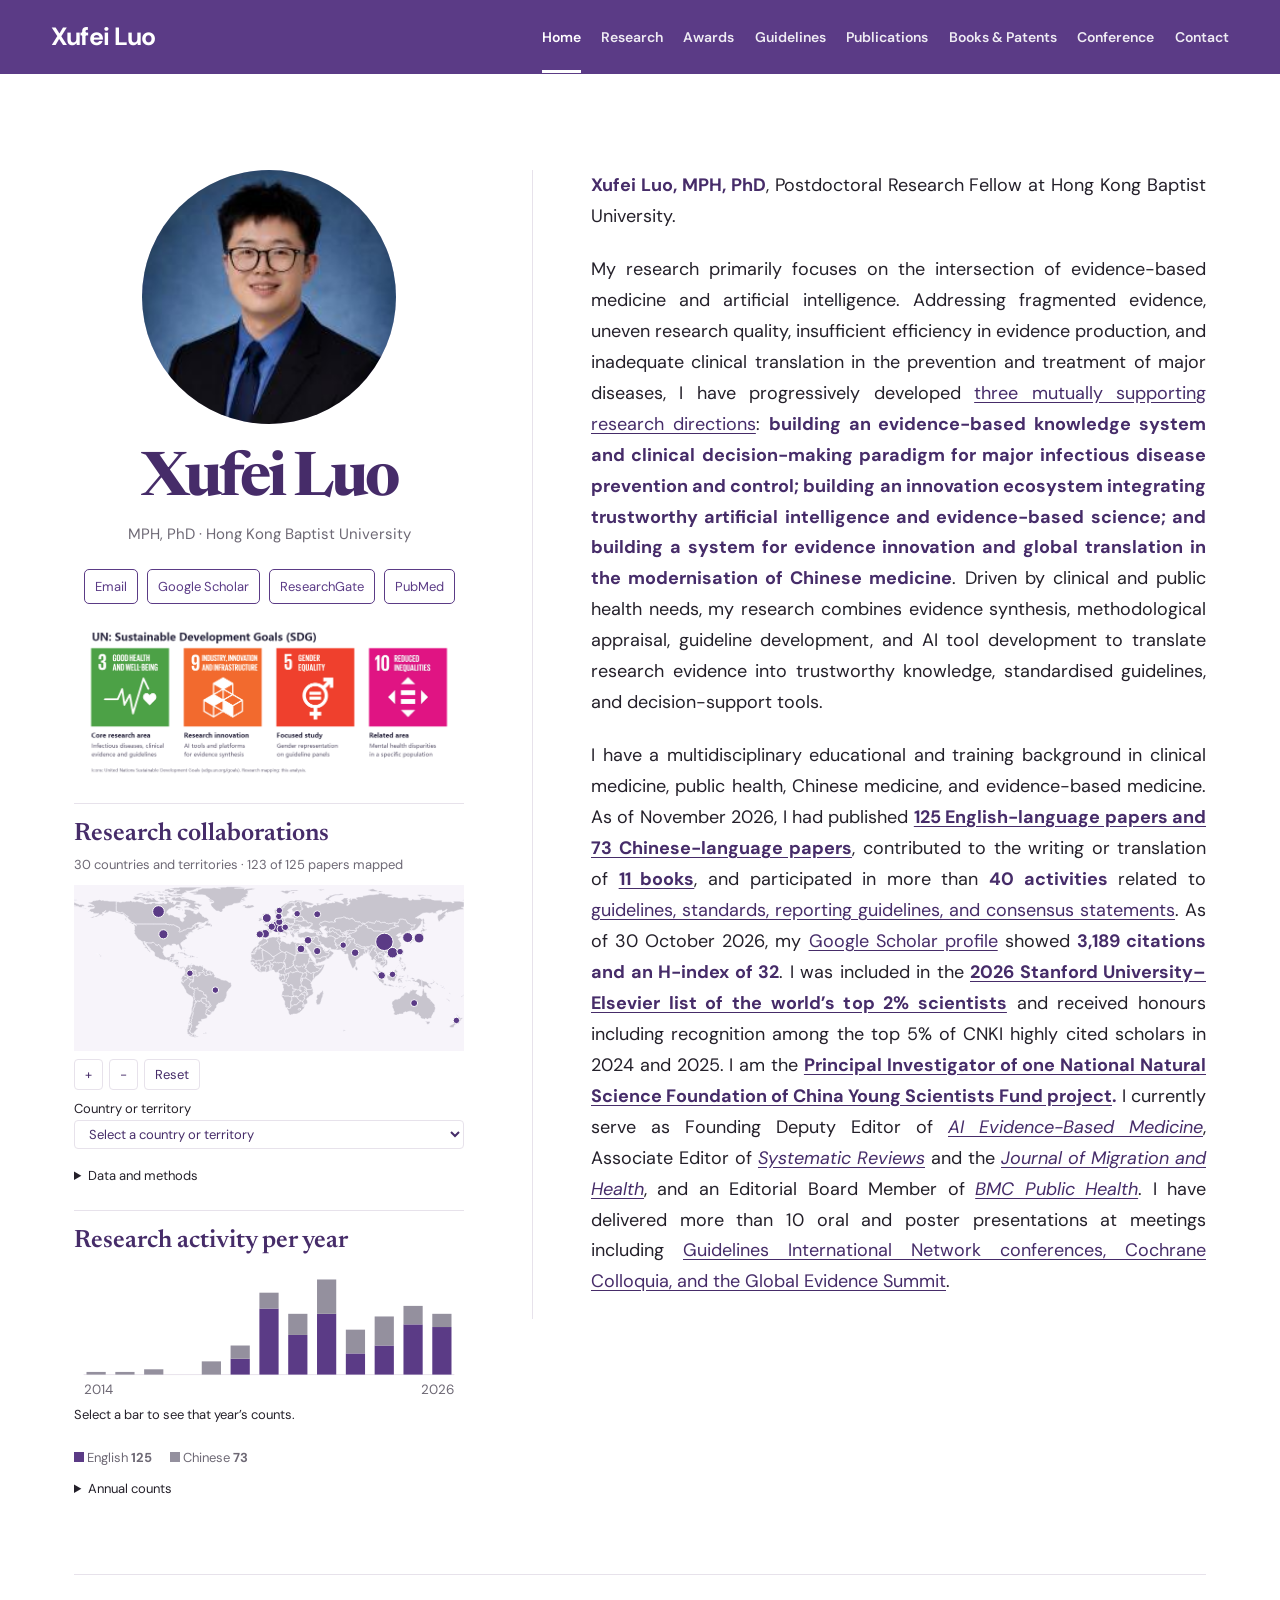
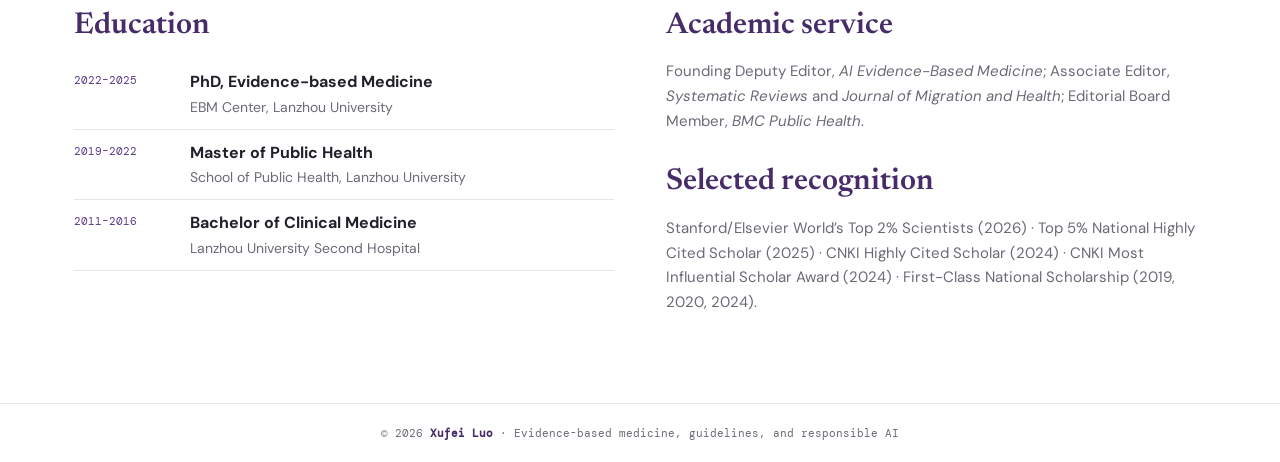
<file: index.html>
<!doctype html>
<html lang="en">
<head>
  <meta charset="utf-8"><meta name="viewport" content="width=device-width,initial-scale=1">
  <meta name="description" content="Xufei Luo — evidence-based medicine, clinical practice guidelines, and responsible AI.">
  <title>Xufei Luo | Evidence-based Medicine</title>
  <link rel="preconnect" href="https://fonts.googleapis.com"><link rel="preconnect" href="https://fonts.gstatic.com" crossorigin>
  <link href="https://fonts.googleapis.com/css2?family=DM+Mono:wght@400;500&family=DM+Sans:opsz,wght@9..40,400;9..40,500;9..40,600;9..40,700&family=Newsreader:opsz,wght@6..72,500;6..72,600&display=swap" rel="stylesheet">
  <link rel="stylesheet" href="styles.css?v=interactive-research-activity">
</head>
<body>
  <a class="skip-link" href="#main">Skip to content</a>
  <header class="site-header">
    <a class="brand" href="index.html">Xufei Luo</a>
    <nav class="site-nav" aria-label="Primary navigation">
      <a href="index.html" aria-current="page">Home</a><a href="research.html">Research</a><a href="awards.html">Awards</a><a href="guidelines.html">Guidelines</a><a href="publications.html">Publications</a><a href="books.html">Books &amp; Patents</a><a href="conference.html">Conference</a><a href="contact.html">Contact</a>
    </nav>
  </header>
  <main id="main" class="page home">
    <div class="home-grid">
      <aside class="profile">
        <figure class="profile-photo"><img src="Image17.jpg" alt="Portrait of Xufei Luo"></figure>
        <h1>Xufei Luo</h1>
        <p class="profile-role">MPH, PhD · Hong Kong Baptist University</p>
        <div class="contact-pills">
          <a href="mailto:xufei_luo@hkbu.edu.hk">Email</a><a href="https://scholar.google.com/citations?user=xqyYWHsAAAAJ&amp;hl=zh-CN&amp;oi=ao" target="_blank" rel="noreferrer">Google Scholar</a><a href="https://www.researchgate.net/profile/Xufei-Luo" target="_blank" rel="noreferrer">ResearchGate</a><a href="https://pubmed.ncbi.nlm.nih.gov/?term=%28%28Xufei+Luo%29+AND+%28Luo+Xufei%29%29+NOT+%2837880103%29&amp;sort=date" target="_blank" rel="noreferrer">PubMed</a>
        </div>
        <figure class="profile-sdg">
          <a href="un-sustainable-development-goals.png" aria-label="View the full-size Sustainable Development Goals graphic">
            <img src="un-sustainable-development-goals.png" width="1600" height="650" loading="lazy" alt="Research areas mapped to UN Sustainable Development Goals: 3 Good Health and Well-being, 9 Industry, Innovation and Infrastructure, 5 Gender Equality, and 10 Reduced Inequalities">
          </a>
        </figure>
        <section class="collaborations" aria-labelledby="collaborations-title">
          <h2 id="collaborations-title">Research collaborations</h2>
          <p id="collaborations-status" aria-live="polite">Loading co-author affiliations…</p>
          <div id="collaborations-controls" hidden>
            <svg id="collaborations-map" viewBox="0 0 720 306" role="group" aria-label="Co-author affiliations on a world map"></svg>
            <div class="collaborations-toolbar" aria-label="Map zoom">
              <button type="button" id="collaborations-zoom-in" aria-label="Zoom in">+</button>
              <button type="button" id="collaborations-zoom-out" aria-label="Zoom out">−</button>
              <button type="button" id="collaborations-reset">Reset</button>
            </div>
            <label for="collaborations-region">Country or territory</label>
            <select id="collaborations-region"></select>
            <div id="collaborations-detail" aria-live="polite"></div>
          </div>
          <details class="collaborations-source">
            <summary>Data and methods</summary>
            <p id="collaborations-method"></p>
            <p>Affiliations: <a href="https://openalex.org/authors/A5057955540">OpenAlex</a> and the <a href="publications.html">English publications list</a>. Basemap: <a href="https://www.naturalearthdata.com/">Natural Earth</a>.</p>
          </details>
          <noscript><p>Enable JavaScript to explore the collaboration map.</p></noscript>
        </section>
        <section class="research-activity" aria-labelledby="research-activity-title">
          <h2 id="research-activity-title">Research activity per year</h2>
          <figure>
            <svg viewBox="0 0 406 138" role="group" aria-labelledby="activity-chart-title" aria-describedby="activity-chart-description">
              <title id="activity-chart-title">Annual publications, 2014 to 2026</title>
              <desc id="activity-chart-description">Stacked bars show English- and Chinese-language publications. Select a year to see its counts.</desc>
              <line class="activity-baseline" x1="10" y1="112" x2="396" y2="112"/>
              <g class="activity-year">
                <title>2014: 1 publications (0 English, 1 Chinese)</title>
                <rect class="activity-chinese" x="13" y="109.25" width="20" height="2.75"/>
              </g>
              <g class="activity-year">
                <title>2015: 1 publications (0 English, 1 Chinese)</title>
                <rect class="activity-chinese" x="43" y="109.25" width="20" height="2.75"/>
              </g>
              <g class="activity-year">
                <title>2016: 2 publications (0 English, 2 Chinese)</title>
                <rect class="activity-chinese" x="73" y="106.5" width="20" height="5.5"/>
              </g>
              <g class="activity-year">
                <title>2017: 0 publications (0 English, 0 Chinese)</title>
              </g>
              <g class="activity-year">
                <title>2018: 5 publications (0 English, 5 Chinese)</title>
                <rect class="activity-chinese" x="133" y="98.25" width="20" height="13.75"/>
              </g>
              <g class="activity-year">
                <title>2019: 11 publications (6 English, 5 Chinese)</title>
                <rect class="activity-english" x="163" y="95.5" width="20" height="16.5"/>
                <rect class="activity-chinese" x="163" y="81.75" width="20" height="13.75"/>
              </g>
              <g class="activity-year">
                <title>2020: 31 publications (25 English, 6 Chinese)</title>
                <rect class="activity-english" x="193" y="43.25" width="20" height="68.75"/>
                <rect class="activity-chinese" x="193" y="26.75" width="20" height="16.5"/>
              </g>
              <g class="activity-year">
                <title>2021: 23 publications (15 English, 8 Chinese)</title>
                <rect class="activity-english" x="223" y="70.75" width="20" height="41.25"/>
                <rect class="activity-chinese" x="223" y="48.75" width="20" height="22"/>
              </g>
              <g class="activity-year">
                <title>2022: 36 publications (23 English, 13 Chinese)</title>
                <rect class="activity-english" x="253" y="48.75" width="20" height="63.25"/>
                <rect class="activity-chinese" x="253" y="13" width="20" height="35.75"/>
              </g>
              <g class="activity-year">
                <title>2023: 17 publications (8 English, 9 Chinese)</title>
                <rect class="activity-english" x="283" y="90" width="20" height="22"/>
                <rect class="activity-chinese" x="283" y="65.25" width="20" height="24.75"/>
              </g>
              <g class="activity-year">
                <title>2024: 22 publications (11 English, 11 Chinese)</title>
                <rect class="activity-english" x="313" y="81.75" width="20" height="30.25"/>
                <rect class="activity-chinese" x="313" y="51.5" width="20" height="30.25"/>
              </g>
              <g class="activity-year">
                <title>2025: 26 publications (19 English, 7 Chinese)</title>
                <rect class="activity-english" x="343" y="59.75" width="20" height="52.25"/>
                <rect class="activity-chinese" x="343" y="40.5" width="20" height="19.25"/>
              </g>
              <g class="activity-year">
                <title>2026: 23 publications (18 English, 5 Chinese)</title>
                <rect class="activity-english" x="373" y="62.5" width="20" height="49.5"/>
                <rect class="activity-chinese" x="373" y="48.75" width="20" height="13.75"/>
              </g>
              <text x="10" y="132">2014</text>
              <text x="396" y="132" text-anchor="end">2026</text>
            </svg>
            <p id="activity-selection" class="activity-selection" aria-live="polite">Select a bar to see that year’s counts.</p>
            <figcaption class="activity-legend">
              <span><i class="activity-english" aria-hidden="true"></i> English <strong>125</strong></span>
              <span><i class="activity-chinese" aria-hidden="true"></i> Chinese <strong>73</strong></span>
            </figcaption>
          </figure>
          <details>
            <summary>Annual counts</summary>
            <table>
              <thead><tr><th scope="col">Year</th><th scope="col">English</th><th scope="col">Chinese</th><th scope="col">Total</th></tr></thead>
              <tbody>
                <tr><th scope="row">2014</th><td>0</td><td>1</td><td>1</td></tr>
                <tr><th scope="row">2015</th><td>0</td><td>1</td><td>1</td></tr>
                <tr><th scope="row">2016</th><td>0</td><td>2</td><td>2</td></tr>
                <tr><th scope="row">2017</th><td>0</td><td>0</td><td>0</td></tr>
                <tr><th scope="row">2018</th><td>0</td><td>5</td><td>5</td></tr>
                <tr><th scope="row">2019</th><td>6</td><td>5</td><td>11</td></tr>
                <tr><th scope="row">2020</th><td>25</td><td>6</td><td>31</td></tr>
                <tr><th scope="row">2021</th><td>15</td><td>8</td><td>23</td></tr>
                <tr><th scope="row">2022</th><td>23</td><td>13</td><td>36</td></tr>
                <tr><th scope="row">2023</th><td>8</td><td>9</td><td>17</td></tr>
                <tr><th scope="row">2024</th><td>11</td><td>11</td><td>22</td></tr>
                <tr><th scope="row">2025</th><td>19</td><td>7</td><td>26</td></tr>
                <tr><th scope="row">2026</th><td>18</td><td>5</td><td>23</td></tr>
              </tbody>
            </table>
            <p>Years follow the dates shown in the <a href="publications.html">publications list</a>. The 2026 count reflects the publications listed to date.</p>
          </details>
        </section>
      </aside>
      <section class="home-copy" aria-label="Biography">
        <p><strong>Xufei Luo, MPH, PhD</strong>, Postdoctoral Research Fellow at Hong Kong Baptist University.</p>
        <p>My research primarily focuses on the intersection of evidence-based medicine and artificial intelligence. Addressing fragmented evidence, uneven research quality, insufficient efficiency in evidence production, and inadequate clinical translation in the prevention and treatment of major diseases, I have progressively developed <a href="research.html">three mutually supporting research directions</a>: <strong>building an evidence-based knowledge system and clinical decision-making paradigm for major infectious disease prevention and control; building an innovation ecosystem integrating trustworthy artificial intelligence and evidence-based science; and building a system for evidence innovation and global translation in the modernisation of Chinese medicine</strong>. Driven by clinical and public health needs, my research combines evidence synthesis, methodological appraisal, guideline development, and AI tool development to translate research evidence into trustworthy knowledge, standardised guidelines, and decision-support tools.</p>
        <p>I have a multidisciplinary educational and training background in clinical medicine, public health, Chinese medicine, and evidence-based medicine. As of November 2026, I had published <strong><a href="publications.html">125 English-language papers and 73 Chinese-language papers</a></strong>, contributed to the writing or translation of <strong><a href="books.html">11 books</a></strong>, and participated in more than <strong>40 activities</strong> related to <a href="guidelines.html">guidelines, standards, reporting guidelines, and consensus statements</a>. As of 30 October 2026, my <a href="https://scholar.google.com/citations?user=xqyYWHsAAAAJ&amp;hl=zh-CN&amp;oi=ao">Google Scholar profile</a> showed <strong>3,189 citations and an H-index of 32</strong>. I was included in the <strong><a href="awards.html">2026 Stanford University–Elsevier list of the world’s top 2% scientists</a></strong> and received honours including recognition among the top 5% of CNKI highly cited scholars in 2024 and 2025. I am the <strong><a href="awards.html">Principal Investigator of one National Natural Science Foundation of China Young Scientists Fund project</a>.</strong> I currently serve as Founding Deputy Editor of <em><a href="https://www.ovid.com/jnls/aiebm">AI Evidence-Based Medicine</a></em>, Associate Editor of <em><a href="https://systematicreviewsjournal.biomedcentral.com/">Systematic Reviews</a></em> and the <em><a href="https://www.sciencedirect.com/journal/journal-of-migration-and-health">Journal of Migration and Health</a></em>, and an Editorial Board Member of <em><a href="https://bmcpublichealth.biomedcentral.com/">BMC Public Health</a></em>. I have delivered more than 10 oral and poster presentations at meetings including <a href="conference.html">Guidelines International Network conferences, Cochrane Colloquia, and the Global Evidence Summit</a>.</p>
      </section>
    </div>
    <section class="home-details" aria-label="Background and academic service">
      <div><h2>Education</h2><ol class="timeline"><li><span>2022–2025</span><div><strong>PhD, Evidence-based Medicine</strong><em>EBM Center, Lanzhou University</em></div></li><li><span>2019–2022</span><div><strong>Master of Public Health</strong><em>School of Public Health, Lanzhou University</em></div></li><li><span>2011–2016</span><div><strong>Bachelor of Clinical Medicine</strong><em>Lanzhou University Second Hospital</em></div></li></ol></div>
      <div><h2>Academic service</h2><p class="service-note">Founding Deputy Editor, <em>AI Evidence-Based Medicine</em>; Associate Editor, <em>Systematic Reviews</em> and <em>Journal of Migration and Health</em>; Editorial Board Member, <em>BMC Public Health</em>.</p><h2 style="margin-top:34px">Selected recognition</h2><p class="service-note">Stanford/Elsevier World’s Top 2% Scientists (2026) · Top 5% National Highly Cited Scholar (2025) · CNKI Highly Cited Scholar (2024) · CNKI Most Influential Scholar Award (2024) · First-Class National Scholarship (2019, 2020, 2024).</p></div>
    </section>
  </main>
  <footer>© <span data-year></span> Xufei Luo · Evidence-based medicine, guidelines, and responsible AI</footer>
  <script src="script.js"></script>
  <script src="collaborations.js" defer></script>
  <script src="research-activity.js" defer></script>
</body></html>
</file>
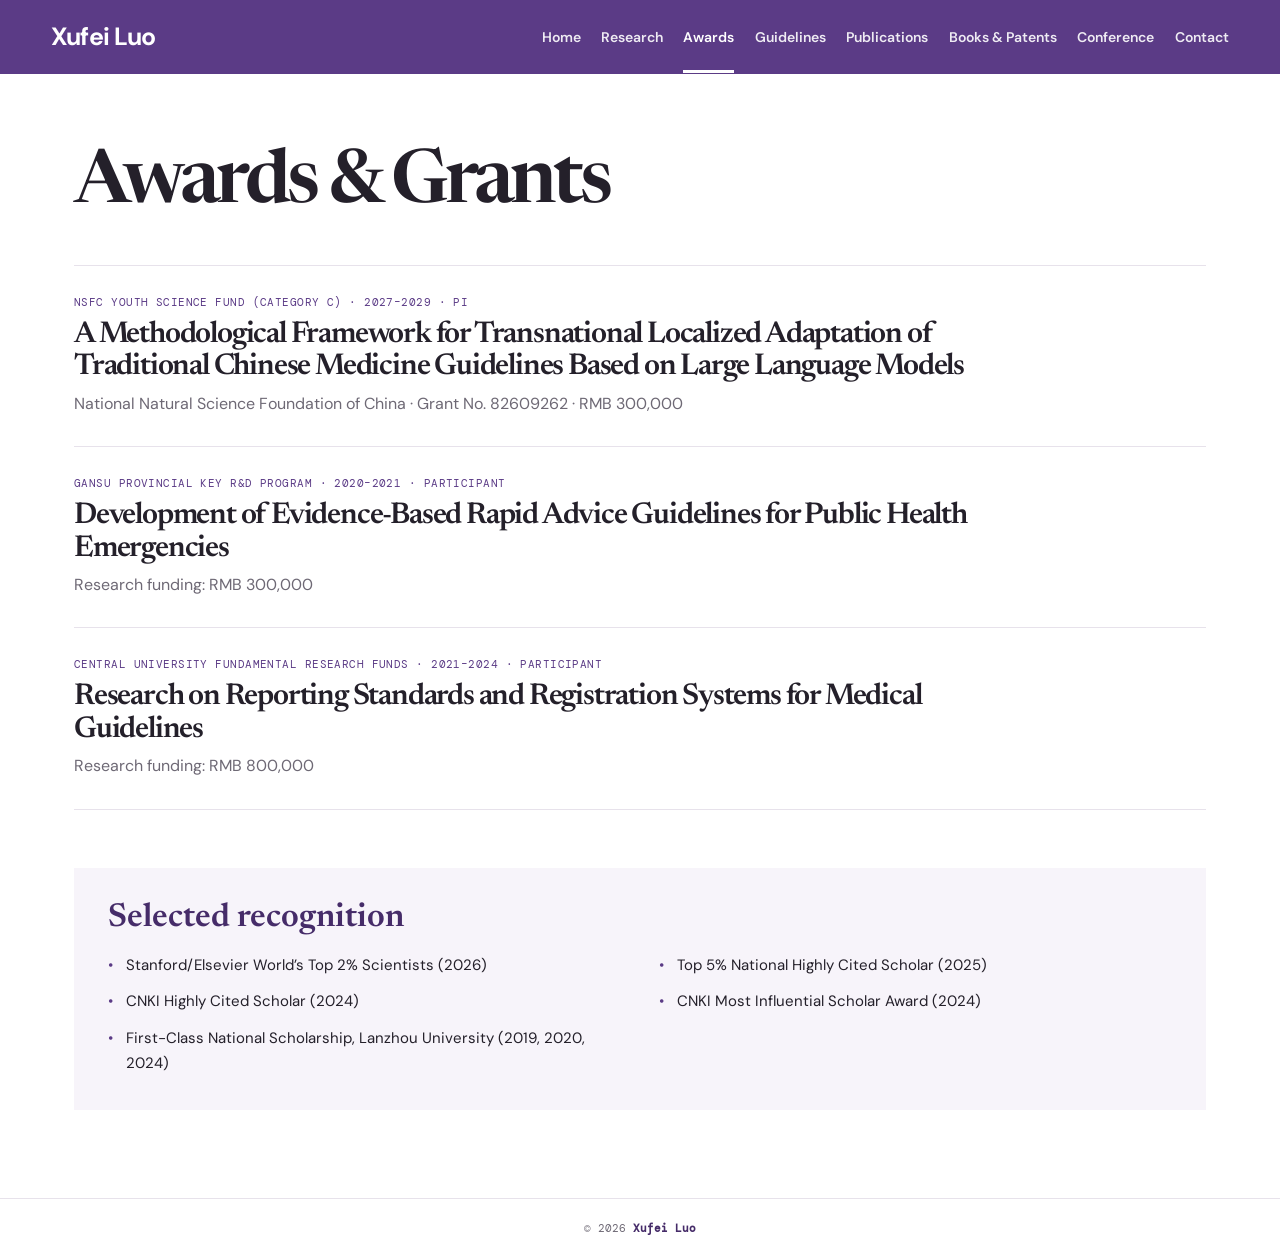
<file: awards.html>
<!doctype html><html lang="en"><head><meta charset="utf-8"><meta name="viewport" content="width=device-width,initial-scale=1"><title>Awards &amp; Grants | Xufei Luo</title><link rel="preconnect" href="https://fonts.googleapis.com"><link rel="preconnect" href="https://fonts.gstatic.com" crossorigin><link href="https://fonts.googleapis.com/css2?family=DM+Mono:wght@400;500&family=DM+Sans:opsz,wght@9..40,400;9..40,500;9..40,600&family=Newsreader:opsz,wght@6..72,500;6..72,600&display=swap" rel="stylesheet"><link rel="stylesheet" href="styles.css"></head><body>
<header class="site-header"><a class="brand" href="index.html">Xufei Luo</a><nav class="site-nav" aria-label="Primary navigation"><a href="index.html">Home</a><a href="research.html">Research</a><a href="awards.html" aria-current="page">Awards</a><a href="guidelines.html">Guidelines</a><a href="publications.html">Publications</a><a href="books.html">Books &amp; Patents</a><a href="conference.html">Conference</a><a href="contact.html">Contact</a></nav></header>
<main class="page"><p class="page-label">Awards &amp; Grants</p><h1 class="page-title">Research funding and recognition.</h1><section class="grant-list"><article class="grant"><p class="grant-meta">NSFC Youth Science Fund (Category C) · 2027–2029 · PI</p><h2>A Methodological Framework for Transnational Localized Adaptation of Traditional Chinese Medicine Guidelines Based on Large Language Models</h2><p>National Natural Science Foundation of China · Grant No. 82609262 · RMB 300,000</p></article><article class="grant"><p class="grant-meta">Gansu Provincial Key R&amp;D Program · 2020–2021 · Participant</p><h2>Development of Evidence-Based Rapid Advice Guidelines for Public Health Emergencies</h2><p>Research funding: RMB 300,000</p></article><article class="grant"><p class="grant-meta">Central University Fundamental Research Funds · 2021–2024 · Participant</p><h2>Research on Reporting Standards and Registration Systems for Medical Guidelines</h2><p>Research funding: RMB 800,000</p></article></section><section class="representative"><h2>Selected recognition</h2><ul><li>Stanford/Elsevier World’s Top 2% Scientists (2026)</li><li>Top 5% National Highly Cited Scholar (2025)</li><li>CNKI Highly Cited Scholar (2024)</li><li>CNKI Most Influential Scholar Award (2024)</li><li>First-Class National Scholarship, Lanzhou University (2019, 2020, 2024)</li></ul></section></main><footer>© <span data-year></span> Xufei Luo</footer><script src="script.js"></script></body></html>
</file>
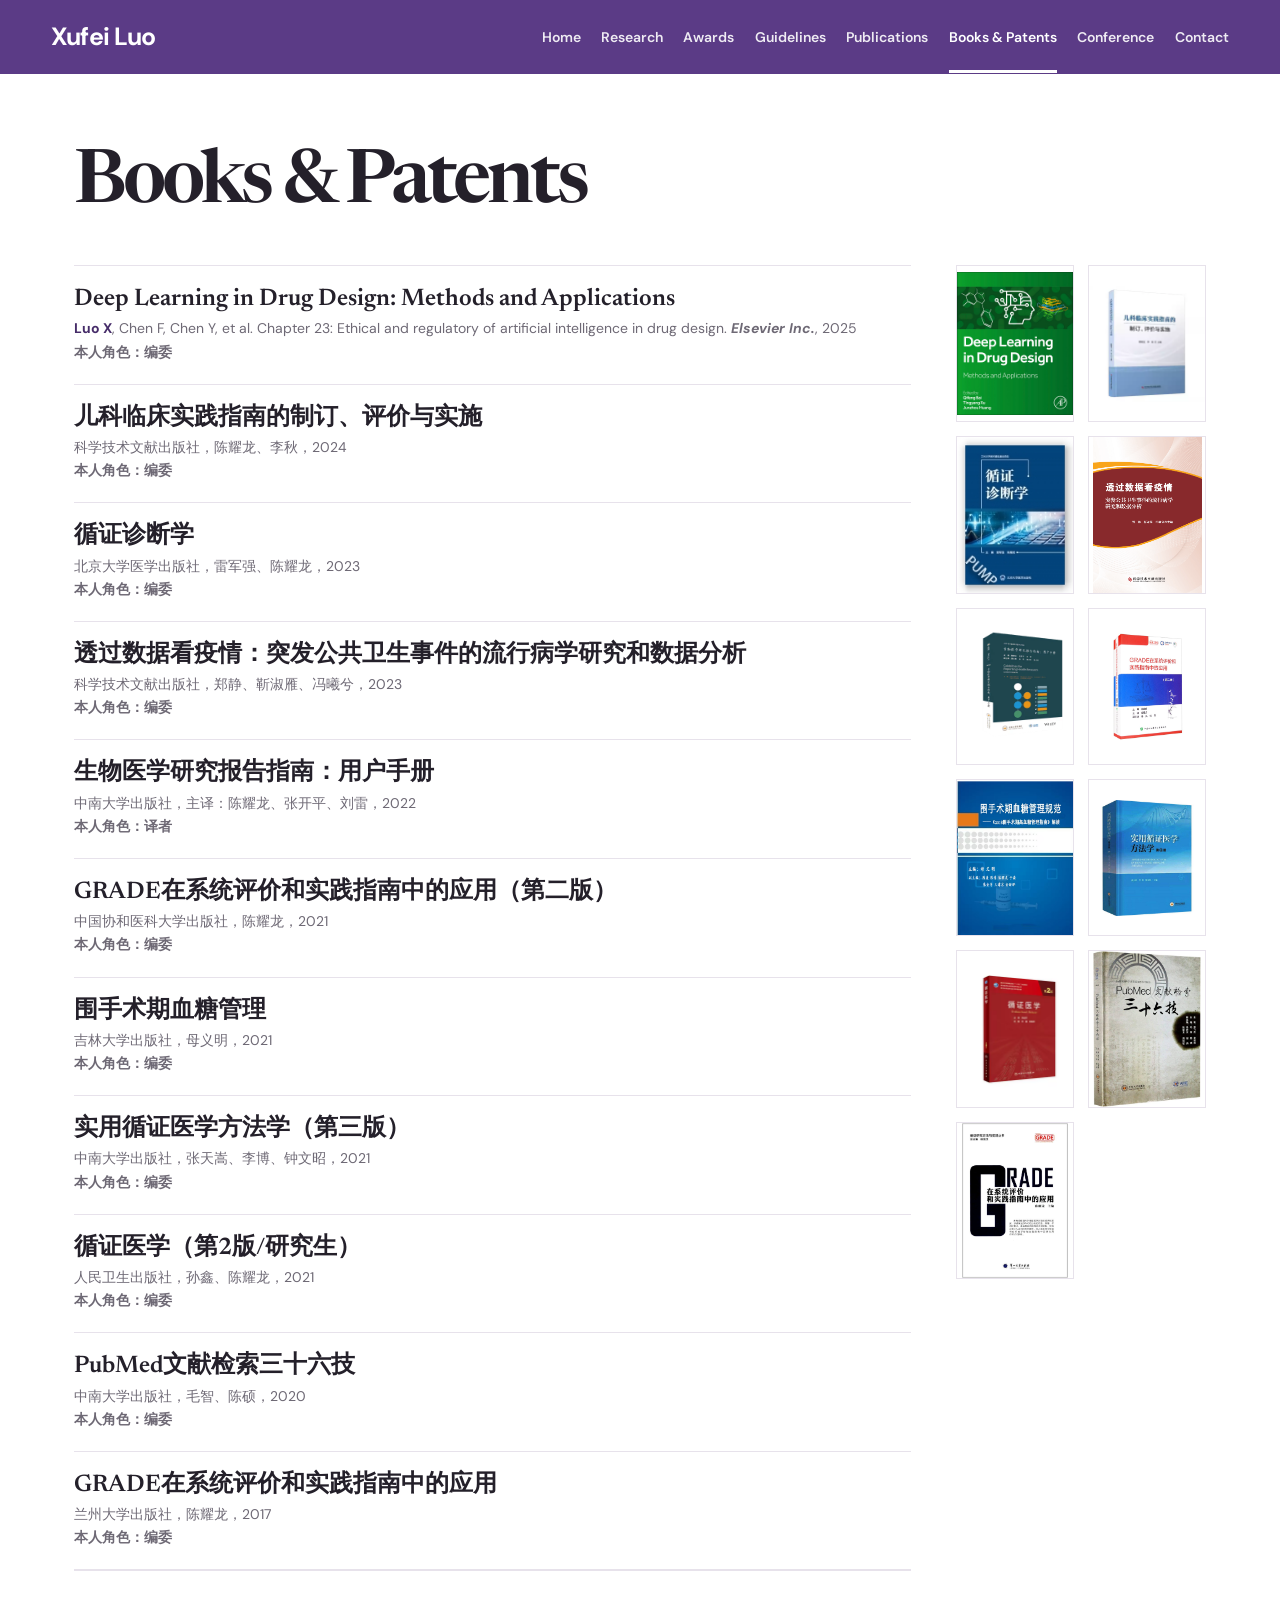
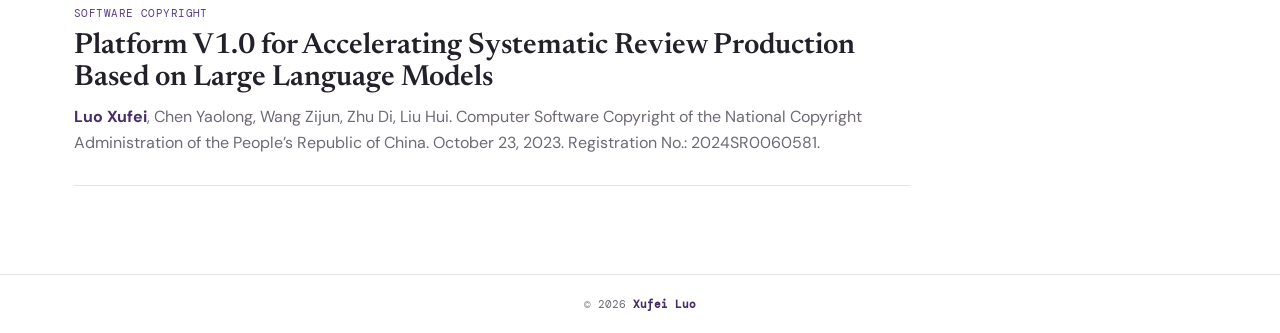
<file: books.html>
<!doctype html><html lang="en"><head><meta charset="utf-8"><meta name="viewport" content="width=device-width,initial-scale=1"><title>Books &amp; Patents | Xufei Luo</title><link rel="preconnect" href="https://fonts.googleapis.com"><link rel="preconnect" href="https://fonts.gstatic.com" crossorigin><link href="https://fonts.googleapis.com/css2?family=DM+Mono:wght@400;500&family=DM+Sans:opsz,wght@9..40,400;9..40,500;9..40,600&family=Newsreader:opsz,wght@6..72,500;6..72,600&display=swap" rel="stylesheet"><link rel="stylesheet" href="styles.css?v=uniform-book-covers"></head><body>
<header class="site-header"><a class="brand" href="index.html">Xufei Luo</a><nav class="site-nav" aria-label="Primary navigation"><a href="index.html">Home</a><a href="research.html">Research</a><a href="awards.html">Awards</a><a href="guidelines.html">Guidelines</a><a href="publications.html">Publications</a><a href="books.html" aria-current="page">Books &amp; Patents</a><a href="conference.html">Conference</a><a href="contact.html">Contact</a></nav></header>
<main class="page"><p class="page-label">Books &amp; Patents</p><h1 class="page-title">Books, translations, and intellectual property.</h1><div class="books-layout"><section>
      <div class="book-list">
        <article>
          <h2>Deep Learning in Drug Design: Methods and Applications</h2>
          <p><strong>Luo X</strong>, Chen F, Chen Y, et al. Chapter 23: Ethical and regulatory of artificial intelligence in drug design. <strong><em>Elsevier Inc.</em></strong>, 2025</p>
          <p lang="zh-Hans"><strong>本人角色：编委</strong></p>
        </article>
        <article lang="zh-Hans">
          <h2>儿科临床实践指南的制订、评价与实施</h2>
          <p>科学技术文献出版社，陈耀龙、李秋，2024</p>
          <p><strong>本人角色：编委</strong></p>
        </article>
        <article lang="zh-Hans">
          <h2>循证诊断学</h2>
          <p>北京大学医学出版社，雷军强、陈耀龙，2023</p>
          <p><strong>本人角色：编委</strong></p>
        </article>
        <article lang="zh-Hans">
          <h2>透过数据看疫情：突发公共卫生事件的流行病学研究和数据分析</h2>
          <p>科学技术文献出版社，郑静、靳淑雁、冯曦兮，2023</p>
          <p><strong>本人角色：编委</strong></p>
        </article>
        <article lang="zh-Hans">
          <h2>生物医学研究报告指南：用户手册</h2>
          <p>中南大学出版社，主译：陈耀龙、张开平、刘雷，2022</p>
          <p><strong>本人角色：译者</strong></p>
        </article>
        <article lang="zh-Hans">
          <h2>GRADE在系统评价和实践指南中的应用（第二版）</h2>
          <p>中国协和医科大学出版社，陈耀龙，2021</p>
          <p><strong>本人角色：编委</strong></p>
        </article>
        <article lang="zh-Hans">
          <h2>围手术期血糖管理</h2>
          <p>吉林大学出版社，母义明，2021</p>
          <p><strong>本人角色：编委</strong></p>
        </article>
        <article lang="zh-Hans">
          <h2>实用循证医学方法学（第三版）</h2>
          <p>中南大学出版社，张天嵩、李博、钟文昭，2021</p>
          <p><strong>本人角色：编委</strong></p>
        </article>
        <article lang="zh-Hans">
          <h2>循证医学（第2版/研究生）</h2>
          <p>人民卫生出版社，孙鑫、陈耀龙，2021</p>
          <p><strong>本人角色：编委</strong></p>
        </article>
        <article lang="zh-Hans">
          <h2>PubMed文献检索三十六技</h2>
          <p>中南大学出版社，毛智、陈硕，2020</p>
          <p><strong>本人角色：编委</strong></p>
        </article>
        <article lang="zh-Hans">
          <h2>GRADE在系统评价和实践指南中的应用</h2>
          <p>兰州大学出版社，陈耀龙，2017</p>
          <p><strong>本人角色：编委</strong></p>
        </article>
      </div>
      <article class="book-record"><span class="badge">Software copyright</span><h2>Platform V1.0 for Accelerating Systematic Review Production Based on Large Language Models</h2><p>Luo Xufei, Chen Yaolong, Wang Zijun, Zhu Di, Liu Hui. Computer Software Copyright of the National Copyright Administration of the People’s Republic of China. October 23, 2023. Registration No.: 2024SR0060581.</p></article></section>
    <aside class="book-cover-grid" aria-label="Book covers">
      <div class="book-cover"><img src="book-covers/deep-learning-in-drug-design.png" width="284" height="350" alt="Deep Learning in Drug Design: Methods and Applications" loading="lazy"></div>
      <div class="book-cover" lang="zh-Hans"><img src="book-covers/paediatric-practice-guidelines.png" width="468" height="468" alt="儿科临床实践指南的制订、评价与实施" loading="lazy"></div>
      <div class="book-cover" lang="zh-Hans"><img src="book-covers/evidence-based-diagnosis.png" width="140" height="188" alt="循证诊断学" loading="lazy"></div>
      <div class="book-cover" lang="zh-Hans"><img src="book-covers/epidemiology-through-data.png" width="852" height="1214" alt="透过数据看疫情：突发公共卫生事件的流行病学研究和数据分析" loading="lazy"></div>
      <div class="book-cover" lang="zh-Hans"><img src="book-covers/guidelines-for-reporting-health-research-cover.png" width="600" height="600" alt="生物医学研究报告指南：用户手册" loading="lazy"></div>
      <div class="book-cover" lang="zh-Hans"><img src="book-covers/grade-second-edition.png" width="1500" height="1500" alt="GRADE在系统评价和实践指南中的应用（第二版）" loading="lazy"></div>
      <div class="book-cover" lang="zh-Hans"><img src="book-covers/perioperative-glucose.png" width="802" height="1064" alt="围手术期血糖管理规范" loading="lazy"></div>
      <div class="book-cover" lang="zh-Hans"><img src="book-covers/applied-ebm-methodology.png" width="800" height="800" alt="实用循证医学方法学（第三版）" loading="lazy"></div>
      <div class="book-cover" lang="zh-Hans"><img src="book-covers/evidence-based-medicine-second-edition.png" width="468" height="468" alt="循证医学（第2版）" loading="lazy"></div>
      <div class="book-cover" lang="zh-Hans"><img src="book-covers/pubmed-search.png" width="700" height="1000" alt="PubMed文献检索三十六技" loading="lazy"></div>
      <div class="book-cover" lang="zh-Hans"><img src="book-covers/grade-first-edition.png" width="683" height="1000" alt="GRADE在系统评价和实践指南中的应用" loading="lazy"></div>
    </aside>
</div></main><footer>© <span data-year></span> Xufei Luo</footer><script src="script.js"></script></body></html>
</file>
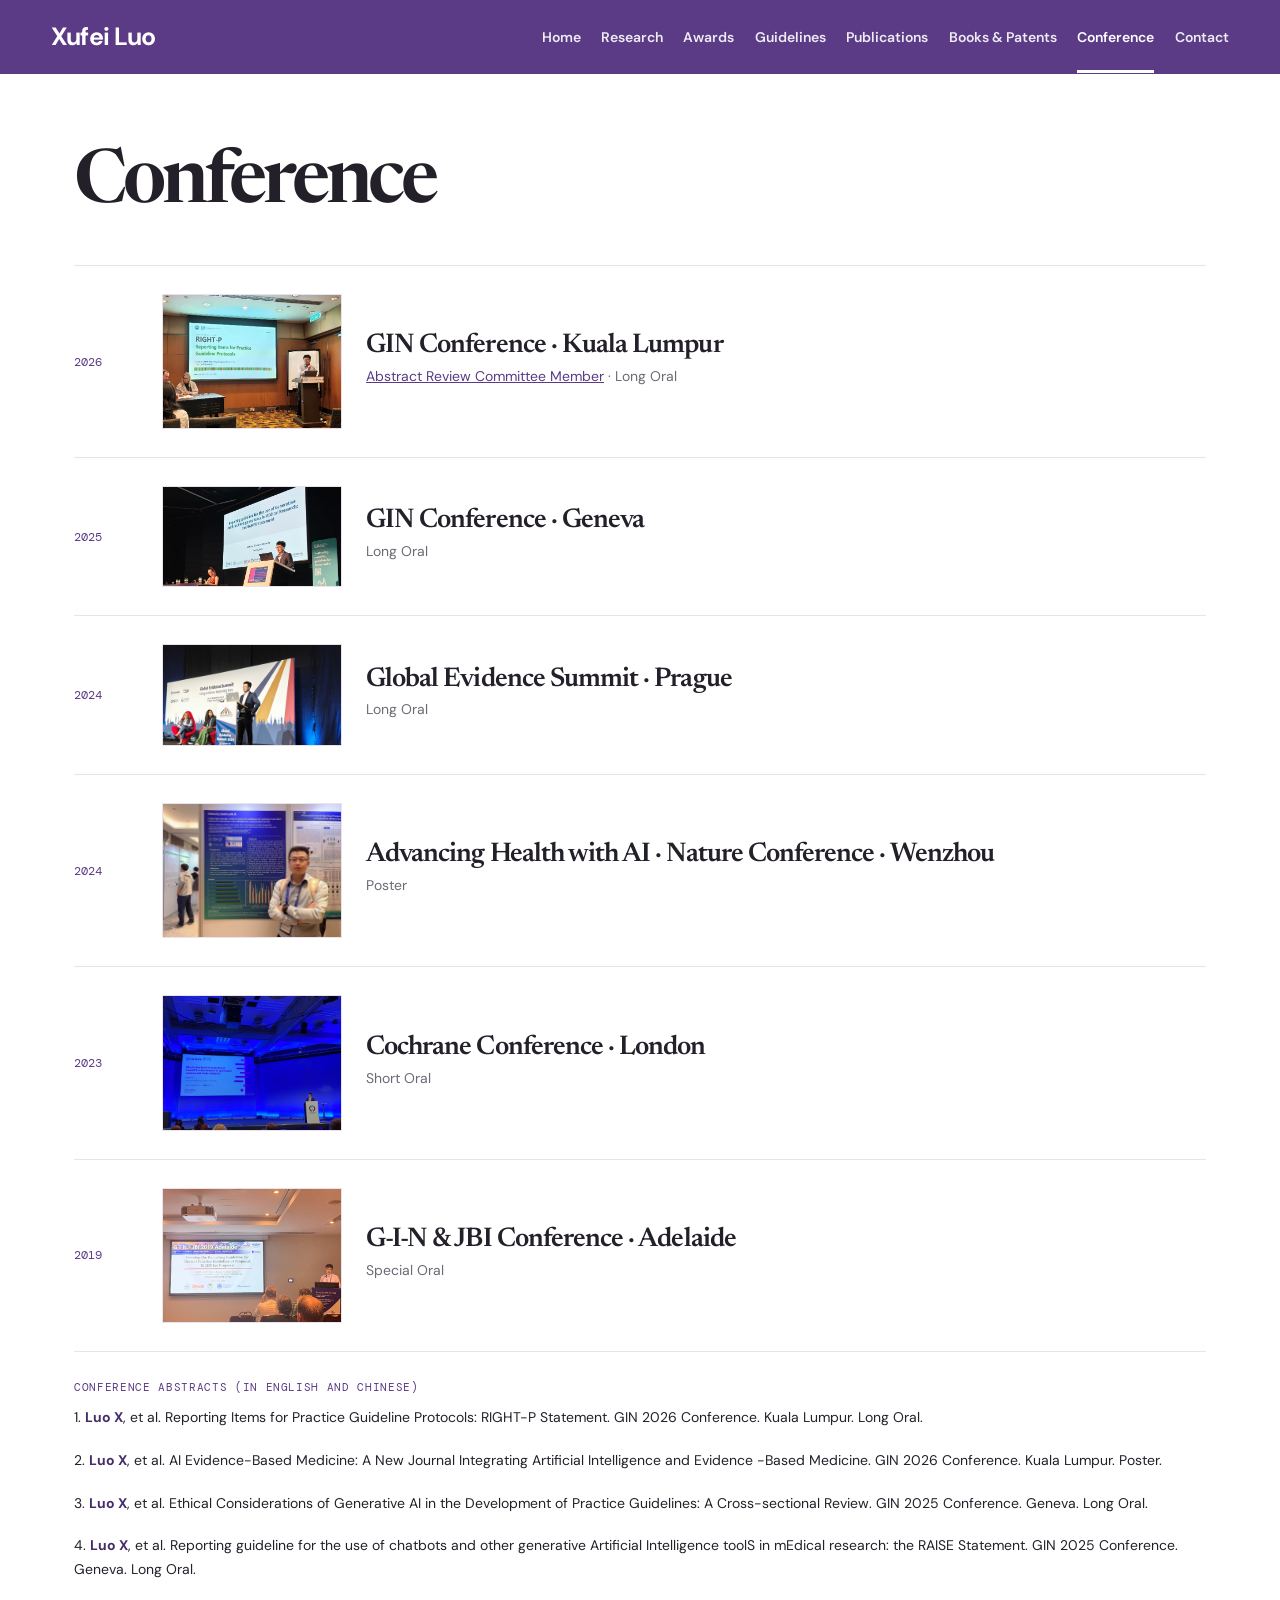
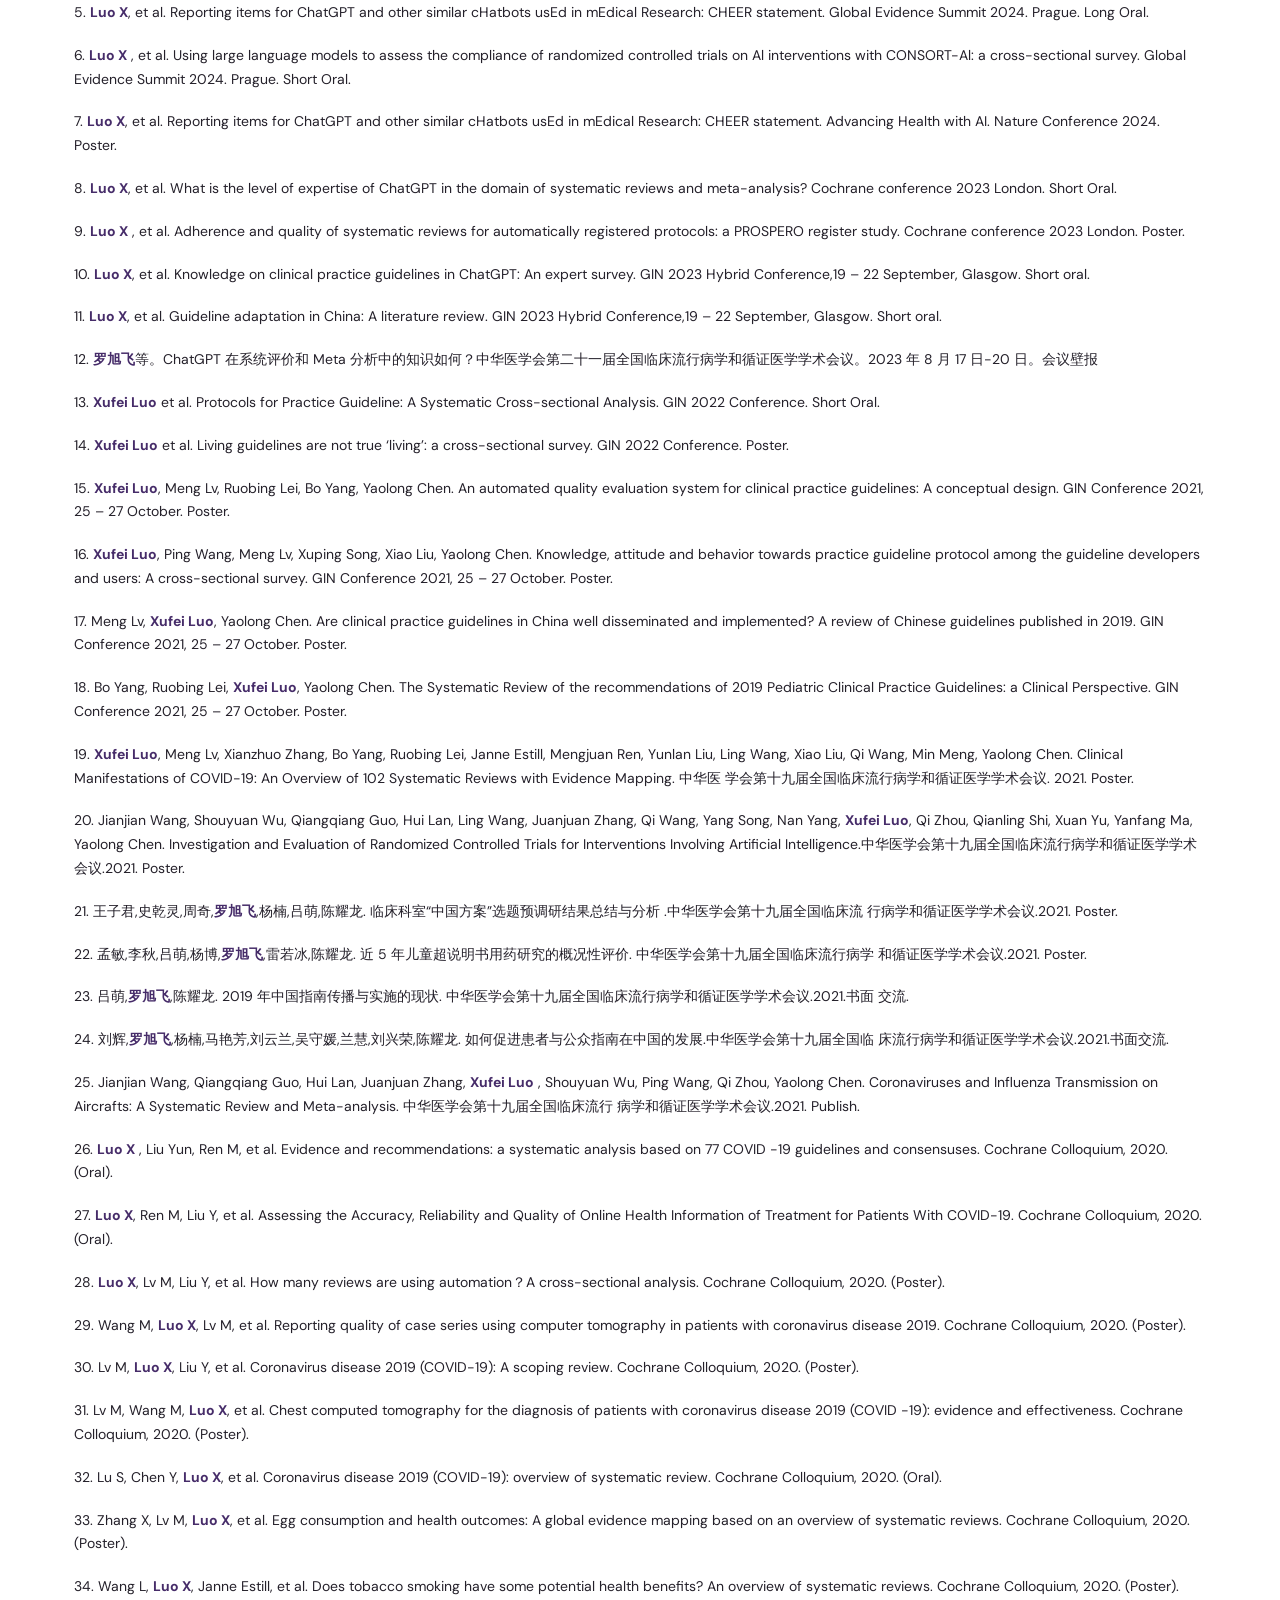
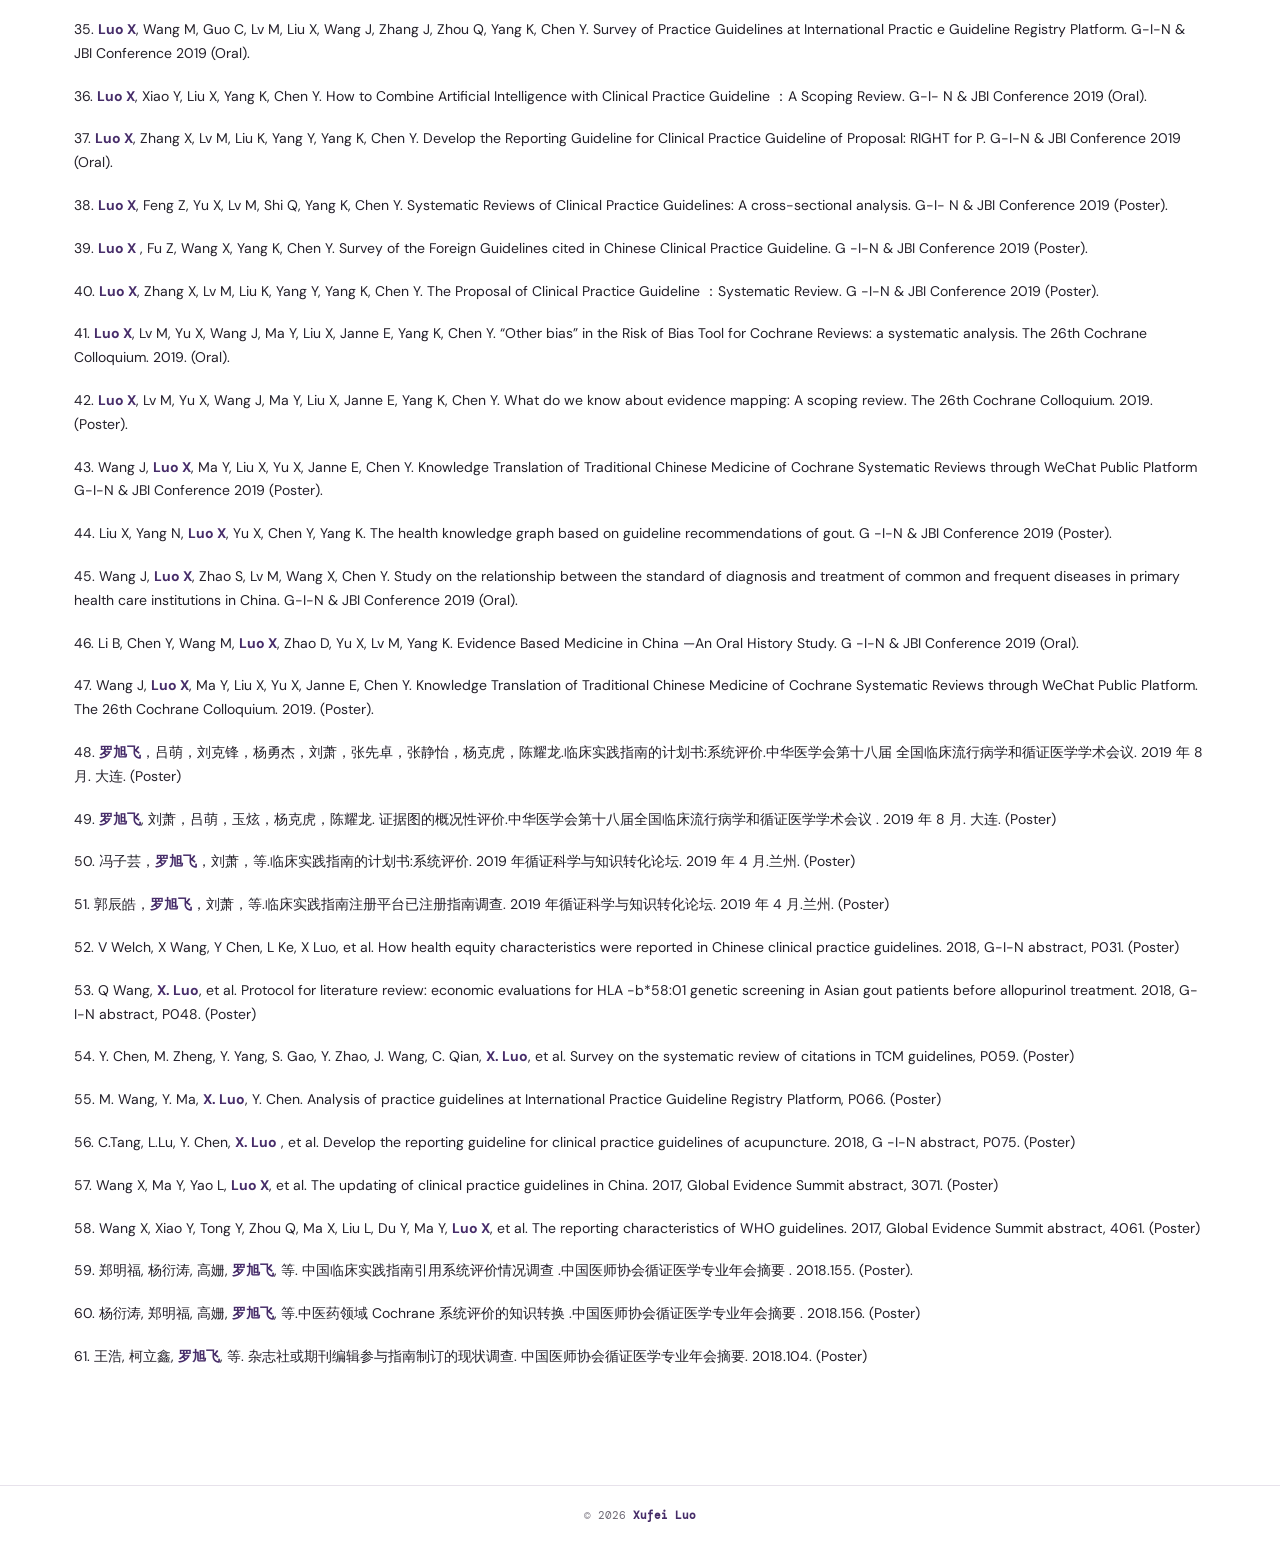
<file: conference.html>
<!doctype html><html lang="en"><head><meta charset="utf-8"><meta name="viewport" content="width=device-width,initial-scale=1"><title>Conference | Xufei Luo</title><link rel="preconnect" href="https://fonts.googleapis.com"><link rel="preconnect" href="https://fonts.gstatic.com" crossorigin><link href="https://fonts.googleapis.com/css2?family=DM+Mono:wght@400;500&family=DM+Sans:opsz,wght@9..40,400;9..40,500;9..40,600&family=Newsreader:opsz,wght@6..72,500;6..72,600&display=swap" rel="stylesheet"><link rel="stylesheet" href="styles.css?v=conference-events"></head><body>
<header class="site-header"><a class="brand" href="index.html">Xufei Luo</a><nav class="site-nav" aria-label="Primary navigation"><a href="index.html">Home</a><a href="research.html">Research</a><a href="awards.html">Awards</a><a href="guidelines.html">Guidelines</a><a href="publications.html">Publications</a><a href="books.html">Books &amp; Patents</a><a href="conference.html" aria-current="page">Conference</a><a href="contact.html">Contact</a></nav></header>
<main class="page">
  <h1 class="page-title">Conference</h1>
  <section class="entry-list" aria-label="Conferences attended">
    <article class="entry conference-event">
      <time class="entry-year" datetime="2026">2026</time>
      <img class="conference-photo" src="gin-2026-kuala-lumpur.png" width="337" height="253" alt="Xufei Luo presenting the RIGHT-P Statement at GIN 2026 in Kuala Lumpur" style="width:100%;height:auto;object-fit:contain">
      <div>
        <h2>GIN Conference · Kuala Lumpur</h2>
        <p><a href="https://g-i-n.net/abstract-committee/xufei-luo" style="color:var(--purple);text-decoration:underline">Abstract Review Committee Member</a> · Long Oral</p>
      </div>
    </article>
    <article class="entry conference-event">
      <time class="entry-year" datetime="2025">2025</time>
      <img class="conference-photo" src="gin-2025-geneva.jpg" width="320" height="180" alt="Xufei Luo presenting the GAMER Statement at the 2025 GIN Conference in Geneva" style="width:100%;height:auto;aspect-ratio:16/9;object-fit:cover;object-position:50% 42%">
      <div><h2>GIN Conference · Geneva</h2><p>Long Oral</p></div>
    </article>
    <article class="entry conference-event">
      <time class="entry-year" datetime="2024">2024</time>
      <img class="conference-photo" src="global-evidence-summit-2024-prague.png" width="450" height="252" alt="Xufei Luo speaking at the 2024 Global Evidence Summit in Prague" style="width:100%;height:auto;aspect-ratio:auto">
      <div><h2>Global Evidence Summit · Prague</h2><p>Long Oral</p></div>
    </article>
    <article class="entry conference-event">
      <time class="entry-year" datetime="2024">2024</time>
      <img class="conference-photo" src="nature-conference-2024-wenzhou.jpg" width="1440" height="1080" loading="lazy" alt="Xufei Luo beside his CONSORT-AI poster at the 2024 Advancing Health with AI conference in Wenzhou" style="width:100%;height:auto;aspect-ratio:auto">
      <div><h2>Advancing Health with AI · Nature Conference · Wenzhou</h2><p>Poster</p></div>
    </article>
    <article class="entry conference-event">
      <time class="entry-year" datetime="2023">2023</time>
      <img class="conference-photo" src="cochrane-2023-london.jpg" width="4032" height="3024" loading="lazy" alt="Xufei Luo presenting on ChatGPT and systematic reviews at the 2023 Cochrane Conference in London" style="width:100%;height:auto;aspect-ratio:auto">
      <div><h2>Cochrane Conference · London</h2><p>Short Oral</p></div>
    </article>
    <article class="entry conference-event">
      <time class="entry-year" datetime="2019">2019</time>
      <img class="conference-photo" src="gin-jbi-2019-adelaide.png" width="337" height="253" alt="Xufei Luo presenting at the 2019 G-I-N &amp; JBI Conference in Adelaide" style="width:100%;height:auto;object-fit:contain">
      <div><h2>G-I-N &amp; JBI Conference · Adelaide</h2><p>Special Oral</p></div>
    </article>
  </section>
  <div class="record-output" data-record-list="conference" aria-live="polite">Loading conference abstracts…</div>
</main>
<footer>© <span data-year></span> Xufei Luo</footer>
<script src="script.js"></script>
<script src="records.js"></script>
</body></html>
</file>
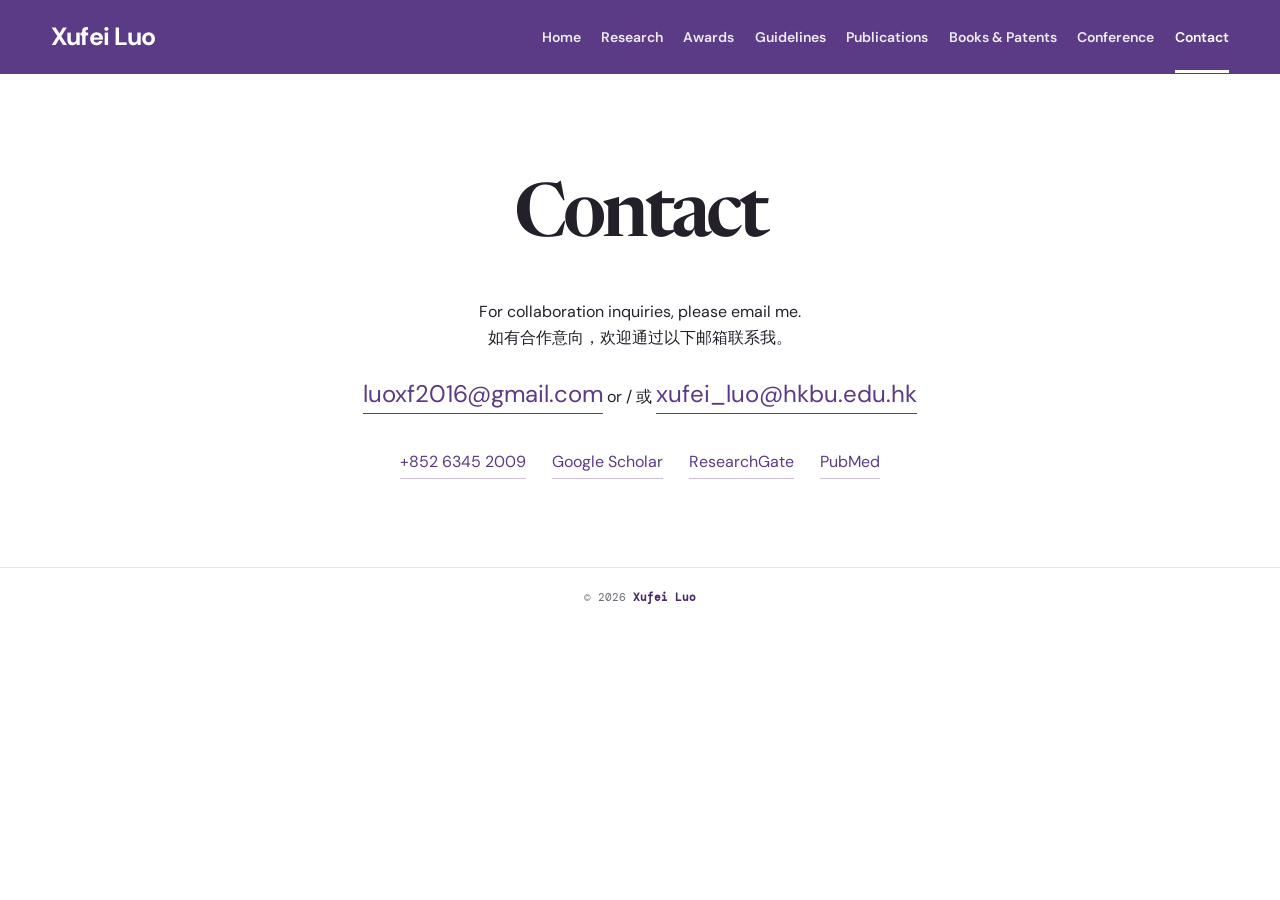
<file: contact.html>
<!doctype html><html lang="en"><head><meta charset="utf-8"><meta name="viewport" content="width=device-width,initial-scale=1"><title>Contact | Xufei Luo</title><link rel="preconnect" href="https://fonts.googleapis.com"><link rel="preconnect" href="https://fonts.gstatic.com" crossorigin><link href="https://fonts.googleapis.com/css2?family=DM+Mono:wght@400;500&family=DM+Sans:opsz,wght@9..40,400;9..40,500;9..40,600&family=Newsreader:opsz,wght@6..72,500;6..72,600&display=swap" rel="stylesheet"><link rel="stylesheet" href="styles.css"></head><body>
<header class="site-header"><a class="brand" href="index.html">Xufei Luo</a><nav class="site-nav" aria-label="Primary navigation"><a href="index.html">Home</a><a href="research.html">Research</a><a href="awards.html">Awards</a><a href="guidelines.html">Guidelines</a><a href="publications.html">Publications</a><a href="books.html">Books &amp; Patents</a><a href="conference.html">Conference</a><a href="contact.html" aria-current="page">Contact</a></nav></header>
<main class="page contact-page"><p class="page-label">Contact</p><h1 class="page-title">Let’s make evidence count.</h1>
  <p>For collaboration inquiries, please email me.<br>
    <span lang="zh-Hans">如有合作意向，欢迎通过以下邮箱联系我。</span>
  </p>
  <div>
    <a class="contact-email" href="mailto:luoxf2016@gmail.com">luoxf2016@gmail.com</a>
    <span>or / <span lang="zh-Hans">或</span></span>
    <a class="contact-email" href="mailto:xufei_luo@hkbu.edu.hk">xufei_luo@hkbu.edu.hk</a>
  </div>
  <div class="contact-links"><a href="tel:+85263452009">+852 6345 2009</a><a href="https://scholar.google.com/citations?user=xqyYWHsAAAAJ&amp;hl=zh-CN&amp;oi=ao" target="_blank" rel="noreferrer">Google Scholar</a><a href="https://www.researchgate.net/profile/Xufei-Luo" target="_blank" rel="noreferrer">ResearchGate</a><a href="https://pubmed.ncbi.nlm.nih.gov/?term=%28%28Xufei+Luo%29+AND+%28Luo+Xufei%29%29+NOT+%2837880103%29&amp;sort=date" target="_blank" rel="noreferrer">PubMed</a></div></main><footer>© <span data-year></span> Xufei Luo</footer><script src="script.js"></script></body></html>
</file>
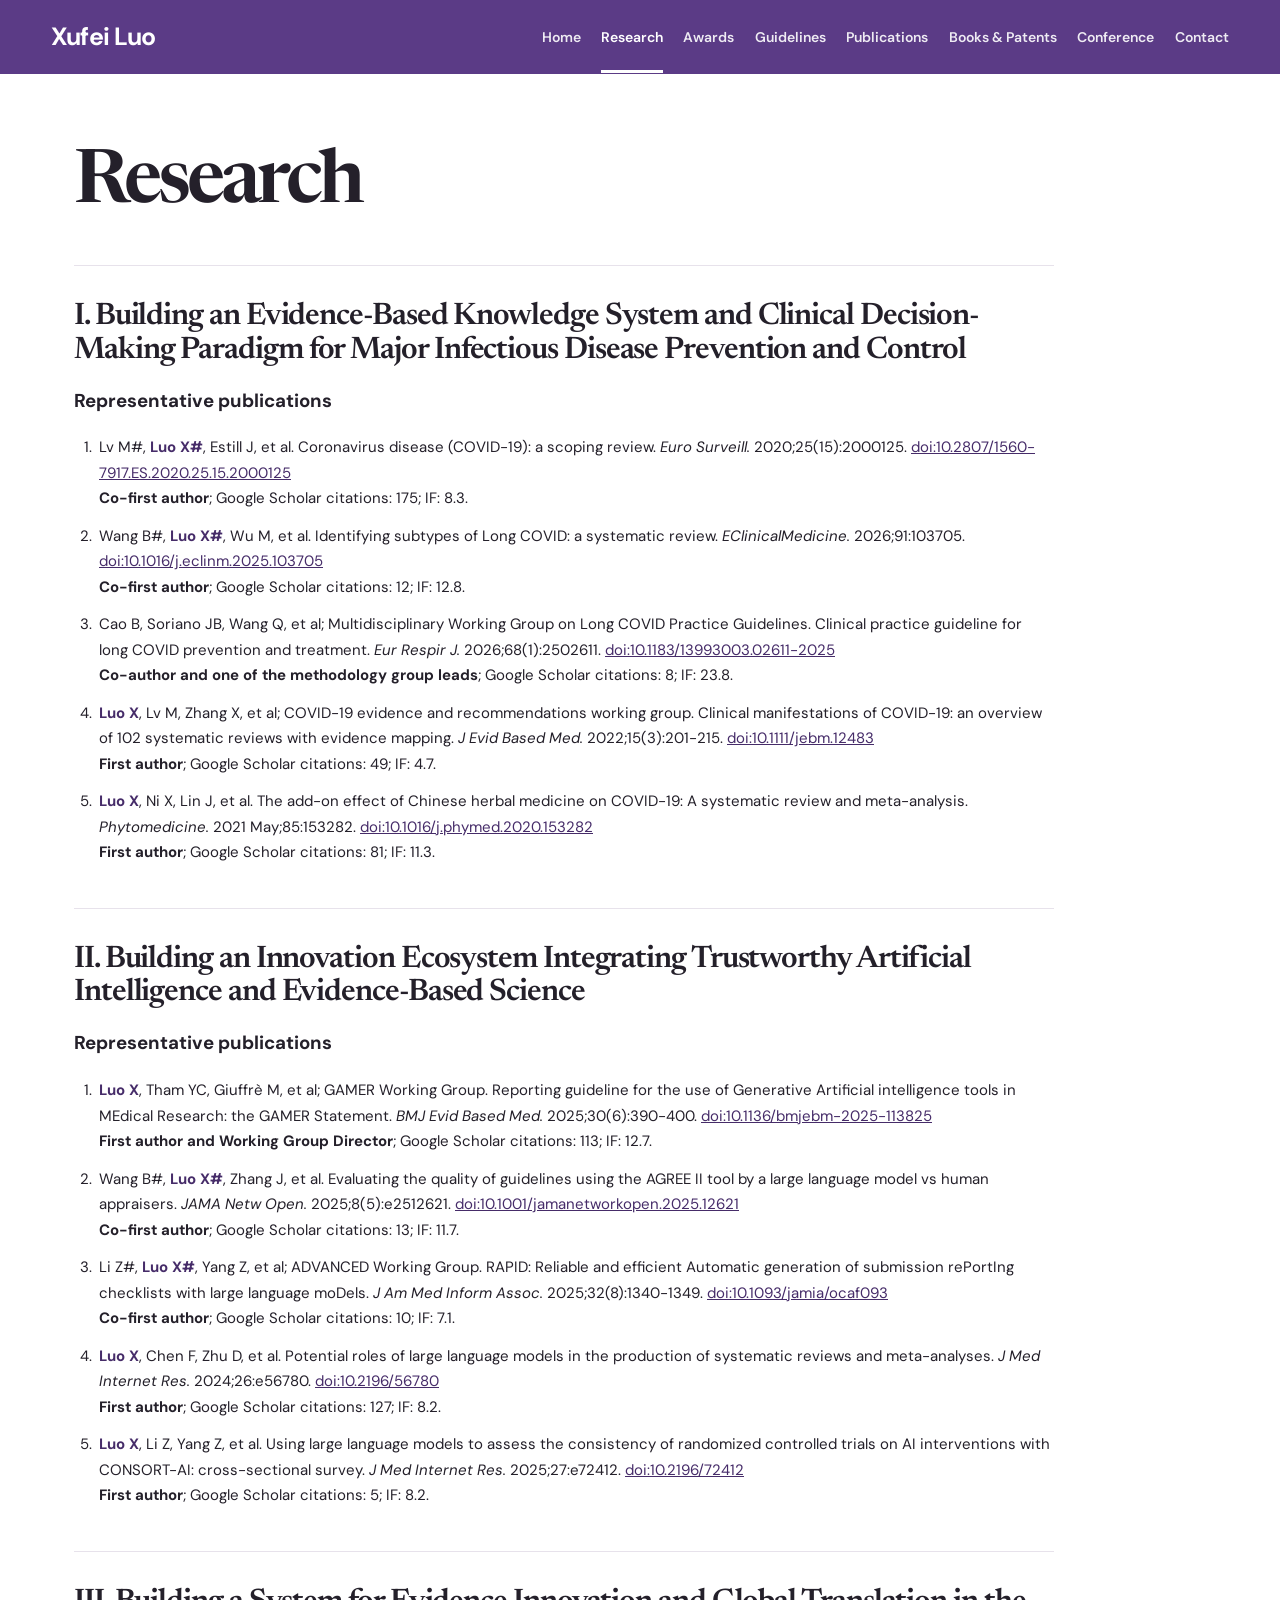
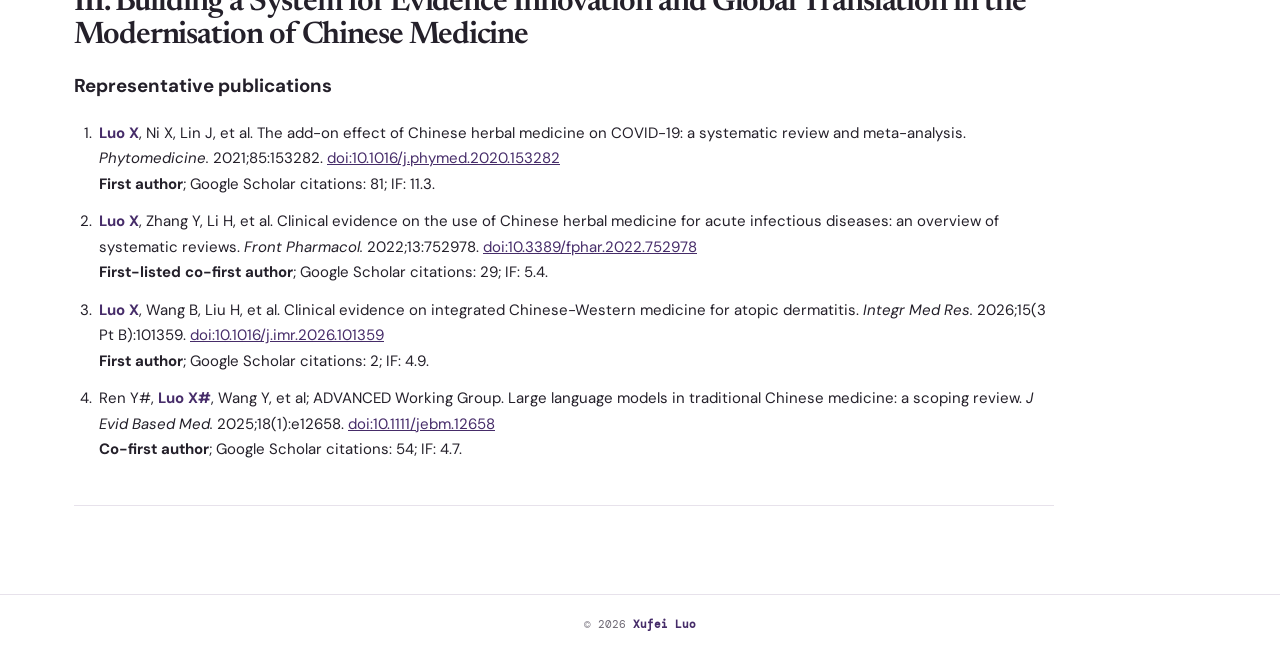
<file: research.html>
<!doctype html><html lang="en"><head><meta charset="utf-8"><meta name="viewport" content="width=device-width,initial-scale=1"><title>Research | Xufei Luo</title><link rel="preconnect" href="https://fonts.googleapis.com"><link rel="preconnect" href="https://fonts.gstatic.com" crossorigin><link href="https://fonts.googleapis.com/css2?family=DM+Mono:wght@400;500&family=DM+Sans:opsz,wght@9..40,400;9..40,500;9..40,600&family=Newsreader:opsz,wght@6..72,500;6..72,600&display=swap" rel="stylesheet"><link rel="stylesheet" href="styles.css"></head><body>
<header class="site-header"><a class="brand" href="index.html">Xufei Luo</a><nav class="site-nav" aria-label="Primary navigation"><a href="index.html">Home</a><a href="research.html" aria-current="page">Research</a><a href="awards.html">Awards</a><a href="guidelines.html">Guidelines</a><a href="publications.html">Publications</a><a href="books.html">Books &amp; Patents</a><a href="conference.html">Conference</a><a href="contact.html">Contact</a></nav></header>
<main class="page">
  <h1 class="page-title">Research</h1>
  <section class="research-list" aria-label="Research directions">
    <article class="research-area">
      <h2>I. Building an Evidence-Based Knowledge System and Clinical Decision-Making Paradigm for Major Infectious Disease Prevention and Control</h2>
      <h3>Representative publications</h3>
      <ol>
        <li>Lv M#, <strong class="name-emphasis">Luo X#</strong>, Estill J, et al. Coronavirus disease (COVID-19): a scoping review. <em>Euro Surveill.</em> 2020;25(15):2000125. <a href="https://doi.org/10.2807/1560-7917.ES.2020.25.15.2000125">doi:10.2807/1560-7917.ES.2020.25.15.2000125</a><br><strong>Co-first author</strong>; Google Scholar citations: 175; IF: 8.3.</li>
        <li>Wang B#, <strong class="name-emphasis">Luo X#</strong>, Wu M, et al. Identifying subtypes of Long COVID: a systematic review. <em>EClinicalMedicine.</em> 2026;91:103705. <a href="https://doi.org/10.1016/j.eclinm.2025.103705">doi:10.1016/j.eclinm.2025.103705</a><br><strong>Co-first author</strong>; Google Scholar citations: 12; IF: 12.8.</li>
        <li>Cao B, Soriano JB, Wang Q, et al; Multidisciplinary Working Group on Long COVID Practice Guidelines. Clinical practice guideline for long COVID prevention and treatment. <em>Eur Respir J.</em> 2026;68(1):2502611. <a href="https://doi.org/10.1183/13993003.02611-2025">doi:10.1183/13993003.02611-2025</a><br><strong>Co-author and one of the methodology group leads</strong>; Google Scholar citations: 8; IF: 23.8.</li>
        <li><strong class="name-emphasis">Luo X</strong>, Lv M, Zhang X, et al; COVID-19 evidence and recommendations working group. Clinical manifestations of COVID-19: an overview of 102 systematic reviews with evidence mapping. <em>J Evid Based Med.</em> 2022;15(3):201-215. <a href="https://doi.org/10.1111/jebm.12483">doi:10.1111/jebm.12483</a><br><strong>First author</strong>; Google Scholar citations: 49; IF: 4.7.</li>
        <li><strong class="name-emphasis">Luo X</strong>, Ni X, Lin J, et al. The add-on effect of Chinese herbal medicine on COVID-19: A systematic review and meta-analysis. <em>Phytomedicine.</em> 2021 May;85:153282. <a href="https://linkinghub.elsevier.com/retrieve/pii/S0944-7113(20)30113-6">doi:10.1016/j.phymed.2020.153282</a><br><strong>First author</strong>; Google Scholar citations: 81; IF: 11.3.</li>
      </ol>
    </article>
    <article class="research-area">
      <h2>II. Building an Innovation Ecosystem Integrating Trustworthy Artificial Intelligence and Evidence-Based Science</h2>
      <h3>Representative publications</h3>
      <ol>
        <li><strong class="name-emphasis">Luo X</strong>, Tham YC, Giuffrè M, et al; GAMER Working Group. Reporting guideline for the use of Generative Artificial intelligence tools in MEdical Research: the GAMER Statement. <em>BMJ Evid Based Med.</em> 2025;30(6):390-400. <a href="https://doi.org/10.1136/bmjebm-2025-113825">doi:10.1136/bmjebm-2025-113825</a><br><strong>First author and Working Group Director</strong>; Google Scholar citations: 113; IF: 12.7.</li>
        <li>Wang B#, <strong class="name-emphasis">Luo X#</strong>, Zhang J, et al. Evaluating the quality of guidelines using the AGREE II tool by a large language model vs human appraisers. <em>JAMA Netw Open.</em> 2025;8(5):e2512621. <a href="https://doi.org/10.1001/jamanetworkopen.2025.12621">doi:10.1001/jamanetworkopen.2025.12621</a><br><strong>Co-first author</strong>; Google Scholar citations: 13; IF: 11.7.</li>
        <li>Li Z#, <strong class="name-emphasis">Luo X#</strong>, Yang Z, et al; ADVANCED Working Group. RAPID: Reliable and efficient Automatic generation of submission rePortIng checklists with large language moDels. <em>J Am Med Inform Assoc.</em> 2025;32(8):1340-1349. <a href="https://doi.org/10.1093/jamia/ocaf093">doi:10.1093/jamia/ocaf093</a><br><strong>Co-first author</strong>; Google Scholar citations: 10; IF: 7.1.</li>
        <li><strong class="name-emphasis">Luo X</strong>, Chen F, Zhu D, et al. Potential roles of large language models in the production of systematic reviews and meta-analyses. <em>J Med Internet Res.</em> 2024;26:e56780. <a href="https://doi.org/10.2196/56780">doi:10.2196/56780</a><br><strong>First author</strong>; Google Scholar citations: 127; IF: 8.2.</li>
        <li><strong class="name-emphasis">Luo X</strong>, Li Z, Yang Z, et al. Using large language models to assess the consistency of randomized controlled trials on AI interventions with CONSORT-AI: cross-sectional survey. <em>J Med Internet Res.</em> 2025;27:e72412. <a href="https://doi.org/10.2196/72412">doi:10.2196/72412</a><br><strong>First author</strong>; Google Scholar citations: 5; IF: 8.2.</li>
      </ol>
    </article>
    <article class="research-area">
      <h2>III. Building a System for Evidence Innovation and Global Translation in the Modernisation of Chinese Medicine</h2>
      <h3>Representative publications</h3>
      <ol>
        <li><strong class="name-emphasis">Luo X</strong>, Ni X, Lin J, et al. The add-on effect of Chinese herbal medicine on COVID-19: a systematic review and meta-analysis. <em>Phytomedicine.</em> 2021;85:153282. <a href="https://doi.org/10.1016/j.phymed.2020.153282">doi:10.1016/j.phymed.2020.153282</a><br><strong>First author</strong>; Google Scholar citations: 81; IF: 11.3.</li>
        <li><strong class="name-emphasis">Luo X</strong>, Zhang Y, Li H, et al. Clinical evidence on the use of Chinese herbal medicine for acute infectious diseases: an overview of systematic reviews. <em>Front Pharmacol.</em> 2022;13:752978. <a href="https://doi.org/10.3389/fphar.2022.752978">doi:10.3389/fphar.2022.752978</a><br><strong>First-listed co-first author</strong>; Google Scholar citations: 29; IF: 5.4.</li>
        <li><strong class="name-emphasis">Luo X</strong>, Wang B, Liu H, et al. Clinical evidence on integrated Chinese-Western medicine for atopic dermatitis. <em>Integr Med Res.</em> 2026;15(3 Pt B):101359. <a href="https://doi.org/10.1016/j.imr.2026.101359">doi:10.1016/j.imr.2026.101359</a><br><strong>First author</strong>; Google Scholar citations: 2; IF: 4.9.</li>
        <li>Ren Y#, <strong class="name-emphasis">Luo X#</strong>, Wang Y, et al; ADVANCED Working Group. Large language models in traditional Chinese medicine: a scoping review. <em>J Evid Based Med.</em> 2025;18(1):e12658. <a href="https://doi.org/10.1111/jebm.12658">doi:10.1111/jebm.12658</a><br><strong>Co-first author</strong>; Google Scholar citations: 54; IF: 4.7.</li>
      </ol>
    </article>
  </section>
</main>
<footer>© <span data-year></span> Xufei Luo</footer>
<script src="script.js"></script>
</body></html>
</file>
<file: styles.css>
:root { --purple:#5b3b86; --purple-dark:#462c69; --paper:#fff; --ink:#24202a; --muted:#6e6975; --line:#e7e2eb; --soft:#f7f4fa; --sans:"DM Sans",Arial,sans-serif; --serif:"Newsreader",Georgia,serif; --mono:"DM Mono",monospace; }
* { box-sizing:border-box; } html { scroll-behavior:smooth; } body { margin:0; color:var(--ink); background:var(--paper); font:16px/1.65 var(--sans); } a { color:inherit; text-decoration:none; }
.skip-link { position:fixed; top:-80px; left:16px; padding:8px 12px; background:var(--purple); color:#fff; z-index:9; }.skip-link:focus { top:16px; }
.site-header { min-height:74px; background:var(--purple); color:#fff; display:flex; align-items:center; justify-content:space-between; padding:0 clamp(20px,4vw,72px); gap:24px; }.site-header .brand { color:#fff !important; font-size:25px; font-weight:700; letter-spacing:-.035em; white-space:nowrap; }.site-nav { display:flex; align-items:center; gap:clamp(14px,1.6vw,30px); font-size:14px; font-weight:600; white-space:nowrap; }.site-header .site-nav a { color:#fff !important; opacity:.9; padding:25px 0 21px; border-bottom:3px solid transparent; }.site-nav a:hover,.site-nav a[aria-current="page"] { opacity:1; border-color:#fff; }
.page { max-width:1260px; margin:0 auto; padding:76px clamp(22px,5vw,74px) 88px; }.home { padding-top:96px; }.home-grid { display:grid; grid-template-columns:390px minmax(0,1fr); gap:68px; align-items:start; }.profile { text-align:center; }.profile-photo { width:254px; height:254px; margin:0 auto 26px; border-radius:50%; overflow:hidden; background:#ded6e9; }.profile-photo img { width:100%; height:100%; object-fit:cover; object-position:50% 20%; }.profile h1 { margin:0; color:var(--purple-dark); font:600 clamp(42px,5vw,61px)/1 var(--serif); letter-spacing:-.055em; }.profile-role { margin:11px 0 22px; color:var(--muted); font-size:15px; }.contact-pills { display:flex; justify-content:center; flex-wrap:wrap; gap:9px; }.contact-pills a { border:1px solid var(--purple); color:var(--purple); padding:6px 10px; border-radius:5px; font-size:13px; }.contact-pills a:hover { color:#fff; background:var(--purple); }.home-copy { padding-left:58px; border-left:1px solid var(--line); font-size:18px; line-height:1.72; }.home-copy p { margin:0 0 22px; }.home-copy strong { color:var(--purple-dark); }
.home-details { display:grid; grid-template-columns:1fr 1fr; gap:52px; margin:74px 0 0; padding-top:36px; border-top:1px solid var(--line); }.home-details h2 { margin:0 0 17px; color:var(--purple-dark); font:600 30px/1.05 var(--serif); }.timeline { margin:0; padding:0; list-style:none; }.timeline li { display:grid; grid-template-columns:104px 1fr; gap:12px; padding:10px 0; border-bottom:1px solid var(--line); }.timeline span { color:var(--purple); font:11px var(--mono); padding-top:4px; }.timeline strong,.timeline em { display:block; }.timeline em { color:var(--muted); font-style:normal; font-size:14px; }.service-note { margin:0; color:var(--muted); font-size:15px; }
.page-label { display:none; }.page-title { max-width:900px; margin:0 0 44px; font:600 clamp(45px,6vw,74px)/.96 var(--serif); letter-spacing:-.055em; }.lead { max-width:830px; margin:-22px 0 45px; color:var(--muted); font-size:18px; }
.theme-grid,.guideline-grid { display:grid; grid-template-columns:repeat(2,minmax(0,1fr)); border-top:1px solid var(--line); border-left:1px solid var(--line); }.theme-grid article,.guideline-grid article { min-height:210px; padding:32px; border-right:1px solid var(--line); border-bottom:1px solid var(--line); }.theme-number,.guideline-grid article>span { color:var(--purple); font:12px var(--mono); }.theme-grid h2,.guideline-grid h2 { margin:25px 0 10px; font:600 30px/1.06 var(--serif); letter-spacing:-.04em; }.theme-grid p,.guideline-grid p { margin:0; color:var(--muted); font-size:15px; }
.representative { margin-top:58px; padding:34px; background:var(--soft); }.representative h2 { margin:0 0 18px; color:var(--purple-dark); font:600 33px/1 var(--serif); }.representative ul { display:grid; grid-template-columns:1fr 1fr; gap:12px 38px; margin:0; padding:0; list-style:none; }.representative li { padding-left:18px; position:relative; font-size:15px; }.representative li::before { content:"•"; position:absolute; left:0; color:var(--purple); }
.research-list { max-width:980px; border-top:1px solid var(--line); }.research-area { padding:34px 0 30px; border-bottom:1px solid var(--line); }.research-area h2 { margin:0 0 10px; font:600 31px/1.08 var(--serif); letter-spacing:-.035em; }.research-area>p { margin:0 0 17px; color:var(--muted); }.research-area ol { margin:0; padding-left:22px; }.research-area li { margin:0 0 12px; padding-left:3px; font-size:15px; line-height:1.7; }
.entry-list { border-top:1px solid var(--line); }.entry { display:grid; grid-template-columns:88px minmax(0,1fr); gap:24px; padding:28px 0; border-bottom:1px solid var(--line); }.entry-year { color:var(--purple); font:12px var(--mono); padding-top:5px; }.entry h2 { max-width:850px; margin:0 0 8px; font:600 27px/1.1 var(--serif); letter-spacing:-.035em; }.entry p { margin:4px 0; color:var(--muted); font-size:14px; }.entry .venue { color:var(--ink); font:12px var(--mono); }.badge { display:inline-block; margin-bottom:11px; color:var(--purple); font:11px var(--mono); text-transform:uppercase; letter-spacing:.04em; }
.grant-list { border-top:1px solid var(--line); }.grant { padding:29px 0; border-bottom:1px solid var(--line); }.grant-meta { margin:0 0 10px; color:var(--purple); font:11px var(--mono); text-transform:uppercase; letter-spacing:.04em; }.grant h2 { max-width:910px; margin:0 0 7px; font:600 30px/1.08 var(--serif); letter-spacing:-.04em; }.grant p:last-child { margin:0; color:var(--muted); }
.details { margin-top:38px; border-top:1px solid var(--line); border-bottom:1px solid var(--line); }.details summary { display:flex; justify-content:space-between; padding:17px 0; cursor:pointer; list-style:none; color:var(--purple-dark); font:600 18px/1 var(--serif); }.details summary::after { content:"+"; font:400 24px/1 var(--sans); }.details[open] summary::after { content:"−"; }.record-output { margin:14px 0 28px; }.full-record { margin-top:0; }.record-category { margin:28px 0 12px; color:var(--purple); font:11px var(--mono); letter-spacing:.06em; text-transform:uppercase; }.record-item { margin:0 0 19px; font-size:14px; line-height:1.7; }.name-emphasis { font-weight:700; color:var(--purple-dark); }
.books-layout { display:grid; grid-template-columns:minmax(0,1fr) 250px; gap:45px; align-items:start; }.book-record { padding:28px 0; border-top:1px solid var(--line); border-bottom:1px solid var(--line); }.book-record h2 { margin:0 0 10px; font:600 29px/1.08 var(--serif); }.book-record p { margin:0; color:var(--muted); }.book-note { padding:25px; background:var(--soft); color:var(--muted); font-size:14px; }
.book-list { border-top:1px solid var(--line); }.book-list article { padding:20px 0; border-bottom:1px solid var(--line); }.book-list h2 { margin:0 0 5px; font:600 24px/1.1 var(--serif); }.book-list p { margin:0; color:var(--muted); font-size:14px; }
.contact-page { max-width:820px; text-align:center; padding-top:110px; }.contact-page .page-title { margin-left:auto; margin-right:auto; }.contact-email { display:inline-block; margin:6px 0 35px; color:var(--purple); font-size:24px; border-bottom:1px solid currentColor; }.contact-links { display:flex; justify-content:center; flex-wrap:wrap; gap:12px 26px; }.contact-links a { color:var(--purple); border-bottom:1px solid #cbbfe0; padding-bottom:2px; }
footer { border-top:1px solid var(--line); padding:22px clamp(22px,5vw,74px); color:var(--muted); font:11px var(--mono); text-align:center; }
@media (max-width:900px) { .site-header { align-items:flex-start; flex-direction:column; padding-top:15px; gap:0; }.site-nav { width:100%; overflow-x:auto; padding-bottom:0; }.site-nav a { padding:12px 0 14px; }.home-grid { grid-template-columns:1fr; gap:44px; }.home-copy { padding:0; border:0; }.home-details { grid-template-columns:1fr; gap:36px; }.books-layout { grid-template-columns:1fr; }.page { padding-top:52px; } }
@media (max-width:620px) { .site-nav { gap:18px; font-size:12px; }.brand { font-size:22px; }.home { padding-top:55px; }.profile-photo { width:205px; height:205px; }.home-copy { font-size:16px; }.theme-grid,.guideline-grid,.representative ul { grid-template-columns:1fr; }.theme-grid article,.guideline-grid article { min-height:0; padding:25px; }.entry { grid-template-columns:1fr; gap:5px; }.entry h2,.grant h2 { font-size:25px; }.page-title { margin-bottom:34px; } }

.conference-event {
  grid-template-columns: 64px clamp(76px, 16vw, 180px) minmax(0, 1fr);
  align-items: center;
  gap: clamp(10px, 2vw, 24px);
}
.conference-event h2 { margin: 0; }
.conference-event .entry-year { padding: 0; }
.conference-photo {
  aspect-ratio: 4 / 3;
  border: 1px solid var(--line);
  background: var(--soft);
}
.book-cover-grid {
  display: grid;
  grid-template-columns: repeat(2, minmax(0, 1fr));
  width: min(100%, 250px);
  gap: 14px;
}
.book-cover {
  position: relative;
  width: 100%;
  aspect-ratio: 3 / 4;
  border: 1px solid var(--line);
}
.book-cover img {
  position: absolute;
  inset: 0;
  display: block;
  width: 100%;
  height: 100%;
  object-fit: contain;
}
.profile-sdg {
  margin: 16px auto 0;
}
.profile-sdg a,
.profile-sdg img {
  display: block;
}
.profile-sdg img {
  width: 100%;
  height: auto;
}
@media (max-width: 900px) {
  .profile-sdg {
    max-width: 520px;
  }
}
.collaborations,
.research-activity {
  margin: 24px 0 0;
  padding-top: 16px;
  border-top: 1px solid var(--line);
  text-align: left;
  font-size: 13px;
}
.collaborations h2,
.research-activity h2 {
  margin: 0;
  color: var(--purple-dark);
  font: 600 25px/1.2 var(--serif);
}
.collaborations p { margin: 4px 0 10px; color: var(--muted); }
.collaborations svg {
  display: block;
  width: 100%;
  background: var(--soft);
  touch-action: pan-y;
}
.collaborations .map-land {
  fill: #c8c5ce;
  stroke: #f7f4fa;
  stroke-width: 0.45;
  vector-effect: non-scaling-stroke;
}
.collaborations .map-dot {
  fill: var(--purple);
  stroke: white;
  stroke-width: 1;
  vector-effect: non-scaling-stroke;
  cursor: pointer;
}
.collaborations .map-dot[aria-pressed="true"],
.collaborations .map-dot:focus { fill: #b56032; stroke: var(--ink); }
.collaborations-toolbar { display: flex; gap: 6px; margin: 8px 0; }
.collaborations button,
.collaborations select {
  color: var(--purple-dark);
  background: var(--paper);
  border: 1px solid var(--line);
  border-radius: 4px;
  padding: 4px 10px;
  font: inherit;
}
.collaborations select { width: 100%; margin-bottom: 8px; }
.collaborations summary { cursor: pointer; }
.collaborations ul { margin: 4px 0; padding-left: 18px; }
.collaborations-source { margin-top: 8px; }
.collaborations a { color: var(--purple-dark); text-decoration: underline; }
@media (max-width: 900px) {
  .collaborations,
  .research-activity { max-width: 520px; margin-inline: auto; }
}
.research-activity figure { margin: 10px 0; }
.research-activity svg { display: block; width: 100%; }
.activity-baseline { stroke: var(--line); }
.research-activity svg text { fill: var(--muted); font: 14px var(--sans); }
.activity-english { fill: var(--purple); background: var(--purple); }
.activity-chinese { fill: #94909e; background: #94909e; }
.activity-hit-area { fill: transparent; cursor: pointer; }
.activity-year[aria-pressed="true"] .activity-hit-area { fill: #5b3b8614; }
.activity-year:focus-visible .activity-hit-area { stroke: var(--purple-dark); }
.research-activity .activity-selection { min-height: 2.7em; margin: 4px 0 8px; color: var(--ink); }
.activity-legend { display: flex; flex-wrap: wrap; gap: 6px 18px; color: var(--muted); }
.activity-legend i { display: inline-block; width: 10px; height: 10px; }
.research-activity summary { cursor: pointer; }
.research-activity table { margin-top: 8px; width: 100%; border-collapse: collapse; }
.research-activity th,
.research-activity td { padding: 3px 5px; border-bottom: 1px solid var(--line); text-align: right; }
.research-activity th:first-child { text-align: left; }
.research-activity p { margin: 8px 0 0; color: var(--muted); }
.research-activity a { color: var(--purple-dark); text-decoration: underline; }
.home-copy p {
  text-align: justify;
}
.home-copy a {
  color: var(--purple-dark);
  text-decoration: underline;
  text-underline-offset: 0.14em;
}
.research-area a {
  color: var(--purple-dark);
  overflow-wrap: anywhere;
  text-decoration: underline;
}
@media (max-width: 620px) {
  .conference-event { grid-template-columns: 34px 68px minmax(0, 1fr); }
  .conference-event h2 { font-size: 19px; }
}
</file>
